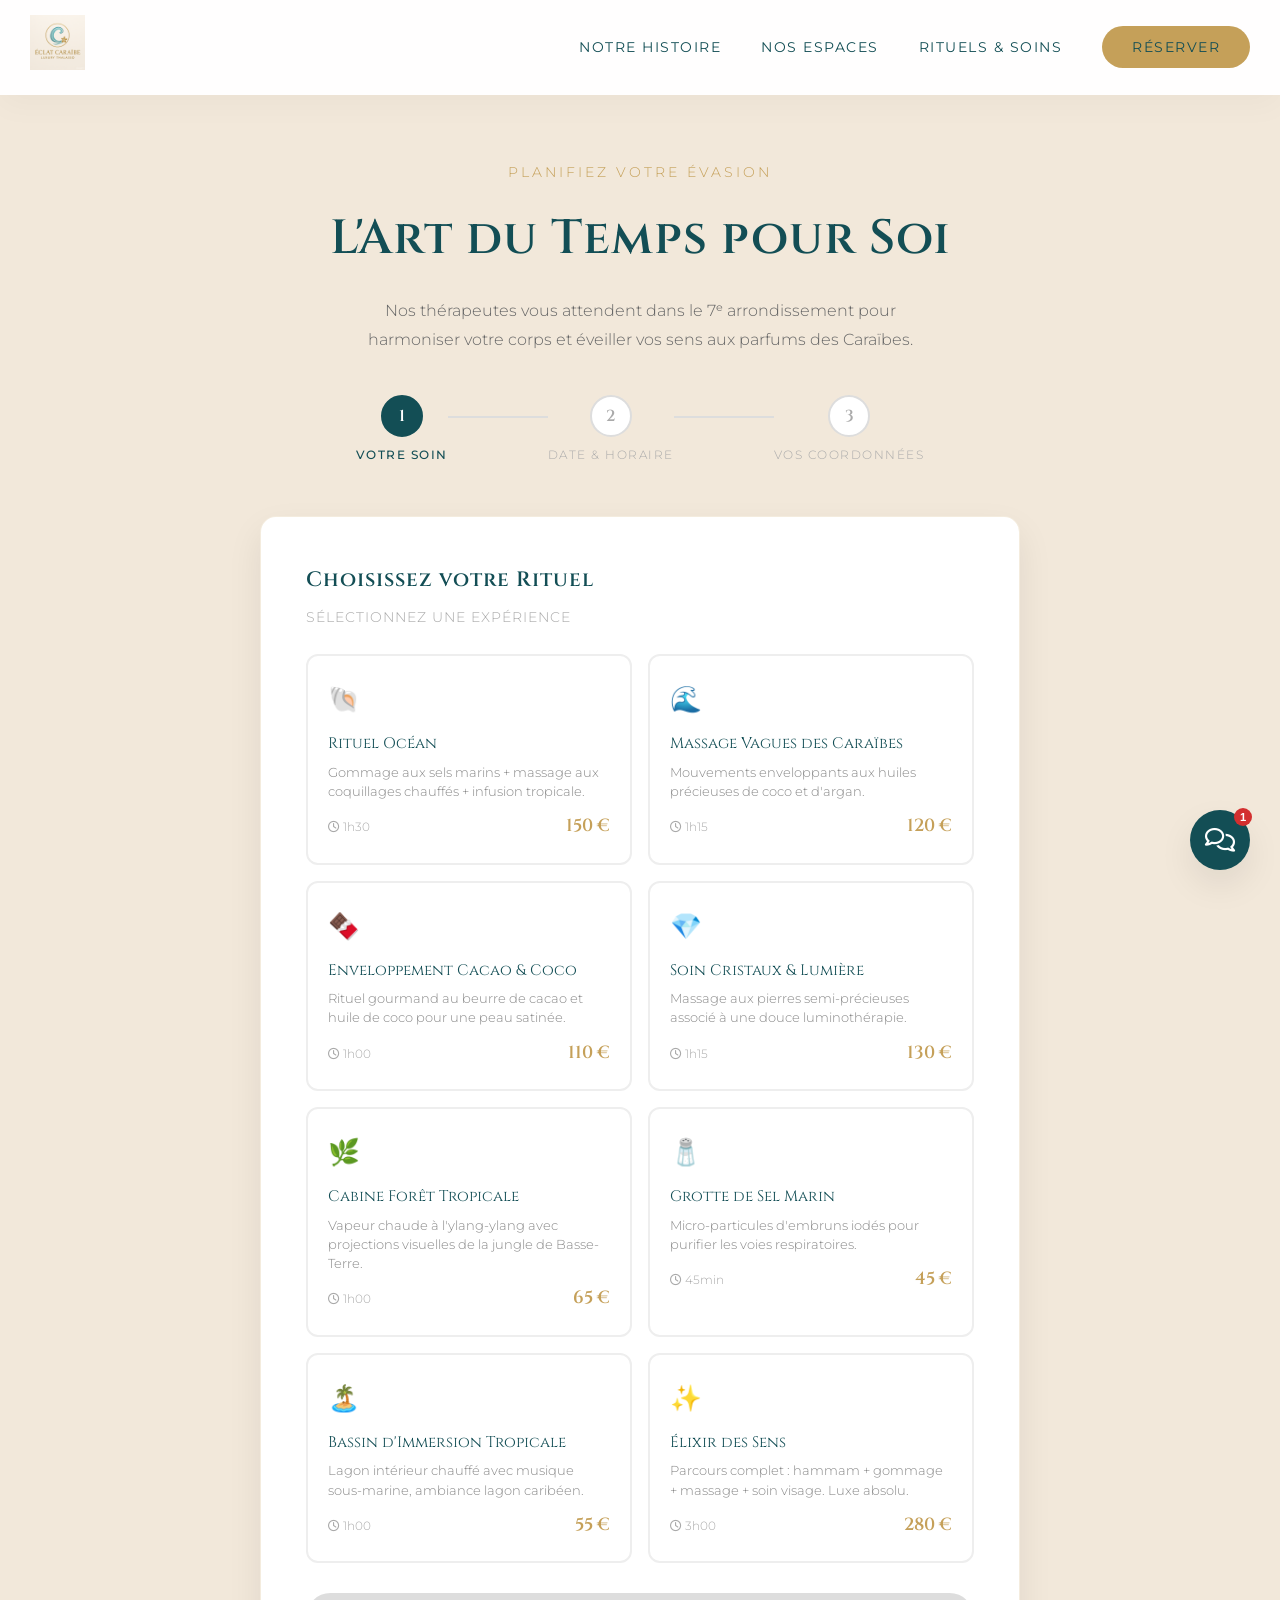
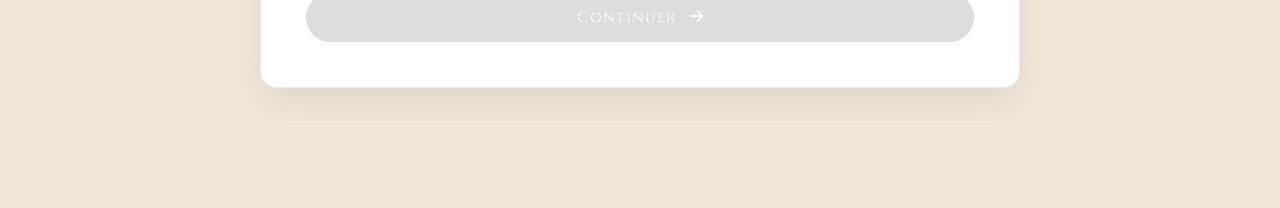
<file: formulaire.html>
<!DOCTYPE html>
<html lang="fr">
<head>
    <meta charset="UTF-8">
    <meta name="viewport" content="width=device-width, initial-scale=1.0">
    <title>Réserver votre Instant | Éclat Caraïbe</title>
    <link rel="stylesheet" href="styles.css">
    <link href="https://fonts.googleapis.com/css2?family=Cinzel:wght@400;600&family=Montserrat:wght@300;400;500&display=swap" rel="stylesheet">
    <link rel="stylesheet" href="https://cdnjs.cloudflare.com/ajax/libs/font-awesome/6.0.0/css/all.min.css">
    <style>
        /* ── STEPPER ── */
        .stepper {
            display: flex;
            align-items: center;
            justify-content: center;
            gap: 0;
            margin-bottom: 50px;
        }
        .step {
            display: flex;
            flex-direction: column;
            align-items: center;
            gap: 8px;
            position: relative;
        }
        .step-circle {
            width: 42px;
            height: 42px;
            border-radius: 50%;
            border: 2px solid #ddd;
            background: #fff;
            color: #aaa;
            font-family: var(--font-heading);
            font-size: 1rem;
            display: flex;
            align-items: center;
            justify-content: center;
            transition: all 0.4s ease;
            font-weight: 600;
            position: relative;
            z-index: 1;
        }
        .step.active .step-circle {
            border-color: var(--primary);
            background: var(--primary);
            color: #fff;
        }
        .step.done .step-circle {
            border-color: var(--secondary);
            background: var(--secondary);
            color: #fff;
        }
        .step-label {
            font-size: 0.72rem;
            text-transform: uppercase;
            letter-spacing: 1.5px;
            color: #aaa;
            font-family: var(--font-body);
            white-space: nowrap;
        }
        .step.active .step-label { color: var(--primary); font-weight: 500; }
        .step.done .step-label { color: var(--secondary); }

        .step-line {
            flex: 1;
            height: 2px;
            background: #ddd;
            min-width: 50px;
            max-width: 100px;
            margin-bottom: 26px;
            transition: background 0.4s ease;
        }
        .step-line.done { background: var(--secondary); }

        /* ── PANELS ── */
        .booking-panel { display: none; }
        .booking-panel.active { display: block; }

        /* ── SOIN CARDS ── */
        .soins-grid {
            display: grid;
            grid-template-columns: 1fr 1fr;
            gap: 16px;
            margin-bottom: 30px;
        }
        .soin-card {
            border: 2px solid #eee;
            border-radius: 12px;
            padding: 20px;
            cursor: pointer;
            transition: all 0.3s ease;
            background: #fff;
            position: relative;
        }
        .soin-card:hover {
            border-color: var(--primary);
            transform: translateY(-2px);
            box-shadow: 0 8px 20px rgba(0,0,0,0.06);
        }
        .soin-card.selected {
            border-color: var(--secondary);
            background: linear-gradient(135deg, rgba(197,160,89,0.06), rgba(19,78,85,0.03));
        }
        .soin-card .soin-check {
            position: absolute;
            top: 12px;
            right: 12px;
            width: 22px;
            height: 22px;
            border-radius: 50%;
            background: var(--secondary);
            color: #fff;
            font-size: 0.65rem;
            display: none;
            align-items: center;
            justify-content: center;
        }
        .soin-card.selected .soin-check { display: flex; }
        .soin-card .soin-icon { font-size: 1.6rem; margin-bottom: 8px; }
        .soin-card .soin-name {
            font-family: var(--font-heading);
            color: var(--primary);
            font-size: 0.95rem;
            margin-bottom: 5px;
        }
        .soin-card .soin-desc {
            font-size: 0.8rem;
            color: #888;
            line-height: 1.5;
            margin-bottom: 10px;
        }
        .soin-card .soin-meta {
            display: flex;
            justify-content: space-between;
            align-items: center;
        }
        .soin-card .soin-duration {
            font-size: 0.75rem;
            color: #aaa;
        }
        .soin-card .soin-price {
            font-family: var(--font-heading);
            color: var(--secondary);
            font-size: 1.1rem;
            font-weight: 600;
        }

        /* ── CALENDRIER ── */
        .cal-nav {
            display: flex;
            align-items: center;
            justify-content: space-between;
            margin-bottom: 16px;
        }
        .cal-nav button {
            background: none;
            border: 1px solid #ddd;
            border-radius: 8px;
            width: 36px;
            height: 36px;
            cursor: pointer;
            color: var(--primary);
            font-size: 1rem;
            display: flex;
            align-items: center;
            justify-content: center;
            transition: all 0.2s;
        }
        .cal-nav button:hover { background: var(--primary); color: #fff; border-color: var(--primary); }
        .cal-month {
            font-family: var(--font-heading);
            color: var(--primary);
            font-size: 1rem;
            text-transform: capitalize;
        }
        .cal-grid {
            display: grid;
            grid-template-columns: repeat(7, 1fr);
            gap: 4px;
        }
        .cal-day-name {
            text-align: center;
            font-size: 0.7rem;
            text-transform: uppercase;
            letter-spacing: 1px;
            color: #bbb;
            padding: 4px 0;
            font-family: var(--font-body);
        }
        .cal-day {
            text-align: center;
            padding: 9px 4px;
            border-radius: 8px;
            cursor: pointer;
            font-size: 0.88rem;
            color: var(--text-dark);
            transition: all 0.2s;
            border: 2px solid transparent;
        }
        .cal-day:hover:not(.disabled):not(.empty) { background: rgba(19,78,85,0.08); }
        .cal-day.selected { background: var(--primary); color: #fff; font-weight: 600; }
        .cal-day.today { border-color: var(--secondary); font-weight: 600; color: var(--secondary); }
        .cal-day.disabled, .cal-day.empty { color: #ddd; cursor: default; }

        /* ── CRENEAUX ── */
        .slots-label {
            font-size: 0.85rem;
            text-transform: uppercase;
            letter-spacing: 1px;
            color: var(--primary);
            font-weight: 500;
            margin: 24px 0 12px;
            font-family: var(--font-body);
        }
        .slots-grid {
            display: grid;
            grid-template-columns: repeat(3, 1fr);
            gap: 10px;
            margin-bottom: 20px;
        }
        .slot-btn {
            background: #fff;
            border: 1px solid #ddd;
            padding: 11px 8px;
            text-align: center;
            border-radius: 8px;
            cursor: pointer;
            font-size: 0.9rem;
            font-weight: 400;
            font-family: var(--font-body);
            transition: all 0.2s;
            color: var(--text-dark);
        }
        .slot-btn:hover { border-color: var(--primary); color: var(--primary); }
        .slot-btn.active { background: var(--primary); color: #fff; border-color: var(--primary); font-weight: 500; }

        /* ── RECAP ── */
        .recap-box {
            background: linear-gradient(135deg, rgba(19,78,85,0.04), rgba(197,160,89,0.05));
            border: 1px solid rgba(197,160,89,0.25);
            border-radius: 12px;
            padding: 28px;
            margin-bottom: 28px;
        }
        .recap-title {
            font-family: var(--font-heading);
            color: var(--primary);
            font-size: 1rem;
            margin-bottom: 18px;
            display: flex;
            align-items: center;
            gap: 10px;
        }
        .recap-title i { color: var(--secondary); }
        .recap-row {
            display: flex;
            justify-content: space-between;
            align-items: flex-start;
            padding: 10px 0;
            border-bottom: 1px solid rgba(0,0,0,0.06);
            font-size: 0.9rem;
        }
        .recap-row:last-child { border-bottom: none; padding-bottom: 0; }
        .recap-key { color: #888; font-size: 0.82rem; text-transform: uppercase; letter-spacing: 1px; }
        .recap-val { color: var(--primary); font-weight: 500; text-align: right; }
        .recap-price-row {
            display: flex;
            justify-content: space-between;
            align-items: center;
            margin-top: 16px;
            padding-top: 16px;
            border-top: 2px solid rgba(197,160,89,0.3);
        }
        .recap-total-label { font-family: var(--font-heading); color: var(--primary); font-size: 0.9rem; }
        .recap-total-price { font-family: var(--font-heading); color: var(--secondary); font-size: 1.8rem; }

        /* ── BOUTONS NAVIGATION ── */
        .btn-nav-group {
            display: flex;
            gap: 12px;
            margin-top: 24px;
        }
        .btn-back {
            background: none;
            border: 1px solid #ddd;
            color: #888;
            padding: 14px 28px;
            border-radius: 30px;
            cursor: pointer;
            font-family: var(--font-body);
            font-size: 0.9rem;
            transition: all 0.2s;
        }
        .btn-back:hover { border-color: var(--primary); color: var(--primary); }
        .btn-next {
            flex: 1;
            background: var(--primary);
            color: #fff;
            border: none;
            padding: 14px 28px;
            border-radius: 30px;
            cursor: pointer;
            font-family: var(--font-heading);
            font-size: 0.95rem;
            letter-spacing: 1px;
            transition: all 0.3s;
        }
        .btn-next:hover { background: var(--secondary); }
        .btn-next:disabled { background: #ddd; cursor: not-allowed; }

        /* ── SUCCESS ── */
        .success-box {
            text-align: center;
            padding: 40px 20px;
        }
        .success-box .check-anim {
            width: 70px;
            height: 70px;
            border-radius: 50%;
            background: linear-gradient(135deg, var(--primary), var(--secondary));
            margin: 0 auto 20px;
            display: flex;
            align-items: center;
            justify-content: center;
            font-size: 2rem;
            color: #fff;
        }
        .success-box h3 {
            font-family: var(--font-heading);
            color: var(--primary);
            font-size: 1.6rem;
            margin-bottom: 10px;
        }
        .success-box p { color: #666; margin-bottom: 8px; }
        .success-recap {
            background: var(--bg-light);
            border-radius: 10px;
            padding: 20px;
            margin: 24px 0;
            text-align: left;
        }
        .success-recap p { margin-bottom: 6px; font-size: 0.9rem; color: #555; }
        .success-recap strong { color: var(--primary); }

        /* ── RESPONSIVE ── */
        @media (max-width: 600px) {
            .soins-grid { grid-template-columns: 1fr; }
            .slots-grid { grid-template-columns: repeat(2, 1fr); }
            .step-label { display: none; }
            .step-line { min-width: 30px; }
        }
    </style>
</head>
<body class="bg-light">

    <header class="scrolled">
        <div class="container nav-container">
            <a href="index.html" class="logo-link">
                <img src="télécharger.png" alt="Éclat Caraïbe Logo" class="logo">
            </a>
            <nav>
                <ul class="nav-links" id="nav-links-form">
                    <li><a href="index.html#concept">Notre Histoire</a></li>
                    <li><a href="index.html#espaces">Nos Espaces</a></li>
                    <li><a href="index.html#rituels">Rituels & Soins</a></li>
                    <li><a href="formulaire.html" class="btn-reserver">Réserver</a></li>
                </ul>
            </nav>
            <button class="hamburger" id="hamburger-form" aria-label="Menu">
                <span></span><span></span><span></span>
            </button>
        </div>
    </header>

    <main class="section reservation-section">
        <div class="container" style="max-width: 820px;">

            <div class="form-intro" style="text-align:center; margin-bottom: 40px;">
                <span class="pre-title">Planifiez votre évasion</span>
                <h1 class="section-title center">L'Art du Temps pour Soi</h1>
                <p style="max-width:560px; margin: 0 auto; color:#666;">Nos thérapeutes vous attendent dans le 7ᵉ arrondissement pour harmoniser votre corps et éveiller vos sens aux parfums des Caraïbes.</p>
            </div>

            <!-- STEPPER -->
            <div class="stepper" id="stepper">
                <div class="step active" id="step-ind-1">
                    <div class="step-circle">1</div>
                    <span class="step-label">Votre Soin</span>
                </div>
                <div class="step-line" id="line-1"></div>
                <div class="step" id="step-ind-2">
                    <div class="step-circle">2</div>
                    <span class="step-label">Date & Horaire</span>
                </div>
                <div class="step-line" id="line-2"></div>
                <div class="step" id="step-ind-3">
                    <div class="step-circle">3</div>
                    <span class="step-label">Vos Coordonnées</span>
                </div>
            </div>

            <!-- CARTE PRINCIPALE -->
            <div class="form-card shadow" style="border-radius:16px;">

                <!-- ÉTAPE 1 : Choix du soin -->
                <div class="booking-panel active" id="panel-1">
                    <h3 style="font-family:var(--font-heading); color:var(--primary); margin-bottom:6px; font-size:1.3rem;">Choisissez votre Rituel</h3>
                    <p style="color:#aaa; font-size:0.88rem; margin-bottom:24px; text-transform:uppercase; letter-spacing:1px;">Sélectionnez une expérience</p>

                    <div class="soins-grid" id="soins-grid">
                        <!-- Injecté par JS -->
                    </div>

                    <div class="btn-nav-group">
                        <button class="btn-next" id="btn-step1-next" disabled onclick="goToStep(2)">
                            Continuer <i class="fa-solid fa-arrow-right" style="margin-left:8px;"></i>
                        </button>
                    </div>
                </div>

                <!-- ÉTAPE 2 : Date & Horaire -->
                <div class="booking-panel" id="panel-2">
                    <h3 style="font-family:var(--font-heading); color:var(--primary); margin-bottom:6px; font-size:1.3rem;">Choisissez votre Date</h3>
                    <p style="color:#aaa; font-size:0.88rem; margin-bottom:24px; text-transform:uppercase; letter-spacing:1px;">Sélectionnez un jour et un horaire disponible</p>

                    <!-- Calendrier -->
                    <div style="background:#f9f7f4; border-radius:12px; padding:20px; margin-bottom:8px;">
                        <div class="cal-nav">
                            <button onclick="changeMonth(-1)"><i class="fa-solid fa-chevron-left"></i></button>
                            <span class="cal-month" id="cal-month-label"></span>
                            <button onclick="changeMonth(1)"><i class="fa-solid fa-chevron-right"></i></button>
                        </div>
                        <div class="cal-grid" id="cal-grid"></div>
                    </div>

                    <!-- Créneaux -->
                    <div id="slots-section" style="display:none;">
                        <p class="slots-label"><i class="fa-regular fa-clock" style="margin-right:6px;"></i>Horaires disponibles</p>
                        <div class="slots-grid" id="slots-grid"></div>
                    </div>

                    <div class="btn-nav-group">
                        <button class="btn-back" onclick="goToStep(1)"><i class="fa-solid fa-arrow-left" style="margin-right:6px;"></i> Retour</button>
                        <button class="btn-next" id="btn-step2-next" disabled onclick="goToStep(3)">
                            Continuer <i class="fa-solid fa-arrow-right" style="margin-left:8px;"></i>
                        </button>
                    </div>
                </div>

                <!-- ÉTAPE 3 : Coordonnées + Récapitulatif -->
                <div class="booking-panel" id="panel-3">
                    <!-- Récap -->
                    <div class="recap-box">
                        <p class="recap-title"><i class="fa-solid fa-sparkles"></i> Récapitulatif de votre réservation</p>
                        <div class="recap-row">
                            <span class="recap-key">Rituel</span>
                            <span class="recap-val" id="recap-soin">—</span>
                        </div>
                        <div class="recap-row">
                            <span class="recap-key">Date</span>
                            <span class="recap-val" id="recap-date">—</span>
                        </div>
                        <div class="recap-row">
                            <span class="recap-key">Horaire</span>
                            <span class="recap-val" id="recap-heure">—</span>
                        </div>
                        <div class="recap-row">
                            <span class="recap-key">Durée</span>
                            <span class="recap-val" id="recap-duree">—</span>
                        </div>
                        <div class="recap-price-row">
                            <span class="recap-total-label">Total estimé</span>
                            <span class="recap-total-price" id="recap-prix">—</span>
                        </div>
                    </div>

                    <!-- Formulaire coordonnées -->
                    <h3 style="font-family:var(--font-heading); color:var(--primary); margin-bottom:20px; font-size:1.2rem;">Vos Coordonnées</h3>

                    <form id="spa-booking-form" novalidate>
                        <div class="form-group">
                            <label for="client-name">Nom & Prénom <span style="color:#c00;">*</span></label>
                            <input type="text" id="client-name" placeholder="Ex : Marie Dupont" required>
                        </div>
                        <div class="form-group">
                            <label for="client-email">Adresse Email <span style="color:#c00;">*</span></label>
                            <input type="email" id="client-email" placeholder="Ex : marie.dupont@email.com" required>
                        </div>
                        <div class="form-group">
                            <label for="client-phone">Téléphone</label>
                            <input type="tel" id="client-phone" placeholder="Ex : +33 6 12 34 56 78">
                        </div>
                        <div class="form-group">
                            <label for="client-notes">Message ou demande particulière</label>
                            <textarea id="client-notes" rows="3" placeholder="Allergie, préférence de thérapeute, occasion spéciale..." style="width:100%; padding:14px; border:1px solid #ddd; border-radius:6px; font-family:var(--font-body); font-size:0.95rem; resize:vertical; background:#fbfbfb; transition:all 0.3s;"></textarea>
                        </div>

                        <div style="background:rgba(197,160,89,0.08); border-radius:8px; padding:14px; margin-bottom:20px; display:flex; gap:12px; align-items:flex-start;">
                            <i class="fa-solid fa-circle-info" style="color:var(--secondary); margin-top:2px; flex-shrink:0;"></i>
                            <p style="font-size:0.83rem; color:#777; line-height:1.6; margin:0;">Merci de vous présenter <strong>15 minutes avant</strong> votre rituel. Une infusion tropicale personnalisée vous sera offerte à votre arrivée.</p>
                        </div>

                        <div class="btn-nav-group">
                            <button type="button" class="btn-back" onclick="goToStep(2)"><i class="fa-solid fa-arrow-left" style="margin-right:6px;"></i> Retour</button>
                            <button type="submit" class="btn-next" id="btn-confirmer">
                                <i class="fa-solid fa-check" style="margin-right:8px;"></i> Confirmer ma réservation
                            </button>
                        </div>
                    </form>
                </div>

                <!-- SUCCÈS -->
                <div class="success-box" id="success-panel" style="display:none;">
                    <div class="check-anim">✓</div>
                    <h3>Réservation confirmée !</h3>
                    <p>Votre demande a bien été enregistrée.</p>
                    <div class="success-recap" id="success-recap"></div>
                    <p style="font-size:0.85rem; color:#aaa;">Un email de confirmation vous a été envoyé. Notre équipe vous contactera sous 24h pour valider votre créneau.</p>
                    <a href="index.html" class="btn-outline" style="margin-top:24px; display:inline-block;">Retour à l'accueil</a>
                </div>

            </div><!-- /.form-card -->

        </div>
    </main>

    <!-- Chatbot -->
    <div class="chatbot-wrapper">
        <button class="chatbot-toggle-btn shadow" id="chatbot-toggle">
            <i class="fa-regular fa-comments"></i>
            <span class="badge-bot">1</span>
        </button>
        <div class="chatbot-window shadow" id="chatbot-window">
            <div class="chatbot-header">
                <div class="bot-profile">
                    <div class="bot-avatar">EC</div>
                    <div>
                        <h4>L'Assistant Éclat</h4>
                        <span class="status"><i class="fa-solid fa-circle"></i> En ligne</span>
                    </div>
                </div>
                <button class="close-bot" id="close-chatbot"><i class="fa-solid fa-xmark"></i></button>
            </div>
            <div class="chatbot-messages" id="chatbot-messages">
                <div class="msg bot-msg"><p>Bonjour ! Je suis l'assistant virtuel d'Éclat Caraïbe. ✨</p></div>
                <div class="msg bot-msg"><p>Une question sur la <strong>Cabine Forêt Tropicale</strong>, la <strong>Grotte de Sel</strong> ou notre <strong>Rituel Océan</strong> ? Écrivez-moi !</p></div>
            </div>
            <div class="chatbot-input-area">
                <input type="text" id="chatbot-input" placeholder="Posez votre question ici...">
                <button id="chatbot-send"><i class="fa-solid fa-paper-plane"></i></button>
            </div>
        </div>
    </div>

    <script>
    /* =============================================
       DONNÉES DES SOINS
    ============================================= */
    const SOINS = [
        { id: "ocean",   icon: "🐚", name: "Rituel Océan",             desc: "Gommage aux sels marins + massage aux coquillages chauffés + infusion tropicale.", duree: "1h30", prix: 150 },
        { id: "vagues",  icon: "🌊", name: "Massage Vagues des Caraïbes", desc: "Mouvements enveloppants aux huiles précieuses de coco et d'argan.",             duree: "1h15", prix: 120 },
        { id: "cacao",   icon: "🍫", name: "Enveloppement Cacao & Coco",  desc: "Rituel gourmand au beurre de cacao et huile de coco pour une peau satinée.",      duree: "1h00", prix: 110 },
        { id: "cristaux",icon: "💎", name: "Soin Cristaux & Lumière",     desc: "Massage aux pierres semi-précieuses associé à une douce luminothérapie.",         duree: "1h15", prix: 130 },
        { id: "foret",   icon: "🌿", name: "Cabine Forêt Tropicale",      desc: "Vapeur chaude à l'ylang-ylang avec projections visuelles de la jungle de Basse-Terre.", duree: "1h00", prix: 65 },
        { id: "sel",     icon: "🧂", name: "Grotte de Sel Marin",         desc: "Micro-particules d'embruns iodés pour purifier les voies respiratoires.",         duree: "45min", prix: 45 },
        { id: "bassin",  icon: "🏝️", name: "Bassin d'Immersion Tropicale", desc: "Lagon intérieur chauffé avec musique sous-marine, ambiance lagon caribéen.",     duree: "1h00", prix: 55 },
        { id: "elixir",  icon: "✨", name: "Élixir des Sens",             desc: "Parcours complet : hammam + gommage + massage + soin visage. Luxe absolu.",        duree: "3h00", prix: 280 },
    ];

    /* =============================================
       ÉTAT GLOBAL
    ============================================= */
    let state = { soinId: null, date: null, heure: null };
    let calYear, calMonth;

    /* =============================================
       INIT
    ============================================= */
    document.addEventListener("DOMContentLoaded", () => {
        buildSoinsGrid();
        initCalendar();
        document.getElementById("spa-booking-form").addEventListener("submit", handleSubmit);

        // Hamburger
        const h = document.getElementById("hamburger-form");
        const n = document.getElementById("nav-links-form");
        if (h && n) {
            h.addEventListener("click", () => { h.classList.toggle("open"); n.classList.toggle("open"); });
            n.querySelectorAll("a").forEach(a => a.addEventListener("click", () => { h.classList.remove("open"); n.classList.remove("open"); }));
        }

        // Chatbot
        const toggle = document.getElementById("chatbot-toggle");
        const win    = document.getElementById("chatbot-window");
        const close  = document.getElementById("close-chatbot");
        const badge  = document.querySelector(".badge-bot");
        const input  = document.getElementById("chatbot-input");
        const send   = document.getElementById("chatbot-send");
        const msgs   = document.getElementById("chatbot-messages");

        toggle.addEventListener("click", () => { win.classList.toggle("open"); if(badge) badge.style.display="none"; });
        close.addEventListener("click",  () => win.classList.remove("open"));

        function sendMsg() {
            const t = input.value.trim(); if (!t) return;
            addBubble(t, "user-msg"); input.value = "";
            setTimeout(() => addBubble(botReply(t.toLowerCase()), "bot-msg"), 700);
        }
        send.addEventListener("click", sendMsg);
        input.addEventListener("keypress", e => { if (e.key === "Enter") sendMsg(); });

        function addBubble(txt, cls) {
            const d = document.createElement("div"); d.className = `msg ${cls}`;
            d.innerHTML = `<p>${txt}</p>`; msgs.appendChild(d);
            msgs.scrollTop = msgs.scrollHeight;
        }
        function botReply(m) {
            if (m.includes("forêt")||m.includes("tropicale")) return "🌲 <strong>Cabine Forêt Tropicale :</strong> Vapeur chaude à l'ylang-ylang et eucalyptus avec projections visuelles de la jungle de Basse-Terre.";
            if (m.includes("sel")||m.includes("grotte"))       return "🌊 <strong>Grotte de Sel Marin :</strong> Blocs de sel rose rétroéclairés diffusant des micro-particules d'embruns iodés pour purifier l'esprit.";
            if (m.includes("océan")||m.includes("coquillage")) return "🐚 <strong>Rituel Océan :</strong> Gommage aux sels marins + massage aux coquillages polis auto-chauffants + infusion tropicale signature.";
            if (m.includes("tarif")||m.includes("prix"))       return "✨ Nos soins débutent à 45€. Les rituels complets varient entre 95€ et 280€. Tout est visible à l'étape 1 de la réservation.";
            return "Je ne suis pas sûr de comprendre. Posez-moi une question sur nos soins : 'Forêt Tropicale', 'Grotte de Sel' ou 'Rituel Océan' !";
        }
    });

    /* =============================================
       ÉTAPE 1 — SOINS
    ============================================= */
    function buildSoinsGrid() {
        const grid = document.getElementById("soins-grid");
        SOINS.forEach(s => {
            const card = document.createElement("div");
            card.className = "soin-card";
            card.dataset.id = s.id;
            card.innerHTML = `
                <div class="soin-check"><i class="fa-solid fa-check"></i></div>
                <div class="soin-icon">${s.icon}</div>
                <div class="soin-name">${s.name}</div>
                <div class="soin-desc">${s.desc}</div>
                <div class="soin-meta">
                    <span class="soin-duration"><i class="fa-regular fa-clock"></i> ${s.duree}</span>
                    <span class="soin-price">${s.prix} €</span>
                </div>`;
            card.addEventListener("click", () => selectSoin(s.id));
            grid.appendChild(card);
        });
    }

    function selectSoin(id) {
        state.soinId = id;
        document.querySelectorAll(".soin-card").forEach(c => c.classList.remove("selected"));
        document.querySelector(`.soin-card[data-id="${id}"]`).classList.add("selected");
        document.getElementById("btn-step1-next").disabled = false;
    }

    /* =============================================
       ÉTAPE 2 — CALENDRIER
    ============================================= */
    function initCalendar() {
        const now = new Date();
        calYear = now.getFullYear();
        calMonth = now.getMonth();
        renderCalendar();
    }

    function changeMonth(delta) {
        calMonth += delta;
        if (calMonth > 11) { calMonth = 0; calYear++; }
        if (calMonth < 0)  { calMonth = 11; calYear--; }
        renderCalendar();
    }

    function renderCalendar() {
        const label = document.getElementById("cal-month-label");
        const grid  = document.getElementById("cal-grid");
        const now   = new Date();
        now.setHours(0,0,0,0);

        label.textContent = new Date(calYear, calMonth, 1)
            .toLocaleDateString("fr-FR", { month: "long", year: "numeric" });

        grid.innerHTML = "";

        // En-têtes jours
        ["Lun","Mar","Mer","Jeu","Ven","Sam","Dim"].forEach(d => {
            const el = document.createElement("div");
            el.className = "cal-day-name"; el.textContent = d;
            grid.appendChild(el);
        });

        // 1er jour du mois (lundi=0)
        const firstDay = new Date(calYear, calMonth, 1).getDay();
        const offset = (firstDay === 0) ? 6 : firstDay - 1;
        for (let i = 0; i < offset; i++) {
            const el = document.createElement("div"); el.className = "cal-day empty";
            grid.appendChild(el);
        }

        const daysInMonth = new Date(calYear, calMonth + 1, 0).getDate();
        const today = new Date(); today.setHours(0,0,0,0);

        for (let d = 1; d <= daysInMonth; d++) {
            const date = new Date(calYear, calMonth, d);
            const el = document.createElement("div");
            el.className = "cal-day";
            el.textContent = d;

            const isoStr = date.toISOString().split("T")[0];

            if (date < today) {
                el.classList.add("disabled");
            } else {
                if (date.getTime() === today.getTime()) el.classList.add("today");
                if (state.date === isoStr) el.classList.add("selected");
                el.addEventListener("click", () => selectDate(isoStr, d));
            }
            grid.appendChild(el);
        }
    }

    function selectDate(isoStr, day) {
        state.date = isoStr;
        state.heure = null;
        document.getElementById("btn-step2-next").disabled = true;
        renderCalendar();
        renderSlots();
    }

    function renderSlots() {
        const section = document.getElementById("slots-section");
        const grid    = document.getElementById("slots-grid");
        section.style.display = "block";
        grid.innerHTML = "";

        const horaires = ["09:30","11:00","12:30","14:00","15:30","17:00","18:30","20:00"];
        horaires.forEach(h => {
            const btn = document.createElement("button");
            btn.type = "button";
            btn.className = "slot-btn" + (state.heure === h ? " active" : "");
            btn.textContent = h;
            btn.addEventListener("click", () => selectSlot(h));
            grid.appendChild(btn);
        });
    }

    function selectSlot(h) {
        state.heure = h;
        document.querySelectorAll(".slot-btn").forEach(b => b.classList.remove("active"));
        document.querySelectorAll(".slot-btn")
            .forEach(b => { if (b.textContent === h) b.classList.add("active"); });
        document.getElementById("btn-step2-next").disabled = false;
    }

    /* =============================================
       NAVIGATION ENTRE ÉTAPES
    ============================================= */
    function goToStep(n) {
        // Masquer tous les panels
        document.querySelectorAll(".booking-panel").forEach(p => p.classList.remove("active"));
        document.getElementById(`panel-${n}`).classList.add("active");

        // Mettre à jour le stepper
        [1,2,3].forEach(i => {
            const s = document.getElementById(`step-ind-${i}`);
            s.classList.remove("active","done");
            if (i < n) s.classList.add("done");
            else if (i === n) s.classList.add("active");
        });
        [1,2].forEach(i => {
            const l = document.getElementById(`line-${i}`);
            l.classList.toggle("done", i < n);
        });

        // Si étape 3, remplir le récap
        if (n === 3) fillRecap();

        window.scrollTo({ top: 0, behavior: "smooth" });
    }

    /* =============================================
       RÉCAPITULATIF
    ============================================= */
    function fillRecap() {
        const soin = SOINS.find(s => s.id === state.soinId);
        const dateObj = new Date(state.date + "T12:00:00");
        const dateStr = dateObj.toLocaleDateString("fr-FR", { weekday:"long", day:"numeric", month:"long", year:"numeric" });

        document.getElementById("recap-soin").textContent  = soin.name;
        document.getElementById("recap-date").textContent  = dateStr.charAt(0).toUpperCase() + dateStr.slice(1);
        document.getElementById("recap-heure").textContent = state.heure;
        document.getElementById("recap-duree").textContent = soin.duree;
        document.getElementById("recap-prix").textContent  = soin.prix + " €";
    }

    /* =============================================
       SOUMISSION FINALE
    ============================================= */
    function handleSubmit(e) {
        e.preventDefault();
        const name  = document.getElementById("client-name").value.trim();
        const email = document.getElementById("client-email").value.trim();
        if (!name || !email) return;

        const soin = SOINS.find(s => s.id === state.soinId);
        const dateObj = new Date(state.date + "T12:00:00");
        const dateStr = dateObj.toLocaleDateString("fr-FR", { weekday:"long", day:"numeric", month:"long", year:"numeric" });

        // Masquer le formulaire, montrer succès
        document.getElementById("stepper").style.display = "none";
        document.querySelectorAll(".booking-panel").forEach(p => p.style.display = "none");
        const sp = document.getElementById("success-panel");
        sp.style.display = "block";

        document.getElementById("success-recap").innerHTML = `
            <p>👤 <strong>Nom :</strong> ${name}</p>
            <p>📧 <strong>Email :</strong> ${email}</p>
            <p>${soin.icon} <strong>Rituel :</strong> ${soin.name}</p>
            <p>📅 <strong>Date :</strong> ${dateStr.charAt(0).toUpperCase() + dateStr.slice(1)}</p>
            <p>🕐 <strong>Horaire :</strong> ${state.heure} — durée ${soin.duree}</p>
            <p>💰 <strong>Total :</strong> ${soin.prix} €</p>
        `;
    }
    </script>
</body>
</html>
</file>
<file: styles.css>
/* =========================================
   FEUILLE DE STYLE V2.0 - ÉCLAT CARAÏBE
   Identité : Chic Parisien & Exotisme Guadeloupéen
   ========================================= */

/* 1. VARIABLES DE MARQUE (La Palette Fusion)
   ----------------------------------------- */
:root {
    /* Couleurs Principales */
    --primary: #134e55;         /* Vert Caraïbes Profond (Océan/Jungle) - de image_3.png */
    --secondary: #c5a059;       /* Or Champagne Parisien (Dorures/Luxe) - de image_0.png */
    
    /* Couleurs de Fond et Neutres */
    --bg-light: #f2e8da;        /* Sable de Marie-Galante (Chaleur) */
    --bg-dark: #1a3c40;         /* Forêt Nocturne (Profondeur) */
    --white: #ffffff;
    
    /* Couleurs de Texte */
    --text-dark: #333333;       /* Texte Principal (Sérieux) */
    --text-light: #f5f5f5;      /* Texte sur fond sombre */
    --text-light-subtle: #b0bec5; /* Gris Volcanique (Sous-titres sur fond sombre) */
    
    /* Typographie de Fusion */
    --font-heading: 'Cinzel', serif;   /* Prestige Parisien (Classique) */
    --font-body: 'Montserrat', sans-serif; /* Structure & Modernité (Lisibilité) */
    
    /* Divers */
    --shadow-premium: 0 15px 35px rgba(0,0,0,0.08); /* Ombre douce et sophistiquée */
    --transition-smooth: 0.4s cubic-bezier(0.4, 0, 0.2, 1);
}

/* 2. BASE & RESET
   ----------------------------------------- */
* {
    margin: 0;
    padding: 0;
    box-sizing: border-box;
}

html {
    scroll-behavior: smooth;
    font-size: 16px; /* Taille de base uniforme */
}

body {
    font-family: var(--font-body);
    color: var(--text-dark);
    background-color: var(--white);
    line-height: 1.8; /* Espacement de texte plus aéré, luxueux */
    font-weight: 300; /* Plus léger, plus chic */
}

.container {
    max-width: 1300px; /* Plus large pour les grands écrans */
    margin: 0 auto;
    padding: 0 30px;
}

.section {
    padding: 120px 0; /* Plus d'espace entre les sections */
}

.bg-light {
    background-color: var(--bg-light);
}

.text-center {
    text-align: center;
}

/* 3. TYPOGRAPHIE NARRATIVE
   ----------------------------------------- */
h1, h2, h3, h4 {
    font-family: var(--font-heading);
    font-weight: 600;
    letter-spacing: 1px; /* Espacement subtil */
}

.section-title {
    font-size: 3rem; /* Grand titre prestigieux */
    color: var(--primary);
    margin-bottom: 15px;
    position: relative;
    display: inline-block;
}

/* Sous-titre texturé */
.section-subtitle {
    font-size: 1.1rem;
    color: var(--secondary);
    margin-bottom: 35px;
    font-weight: 500;
    text-transform: uppercase;
    letter-spacing: 3px; /* Très espacé, signature de luxe */
    font-family: var(--font-body);
}

/* 4. BOUTONS & INTERACTION PREMIUM
   ----------------------------------------- */
a { text-decoration: none; transition: var(--transition-smooth); }

.btn-reserver {
    background-color: var(--secondary);
    color: var(--white);
    padding: 12px 30px;
    border-radius: 30px;
    font-weight: 500;
    font-family: var(--font-body);
    text-transform: uppercase;
    font-size: 0.85rem;
    letter-spacing: 1px;
}

.btn-reserver:hover {
    background-color: #b5952f; /* Or plus chaud au survol */
    transform: translateY(-2px);
}

.btn-outline {
    display: inline-block;
    border: 2px solid var(--secondary);
    color: var(--secondary);
    padding: 18px 50px;
    border-radius: 35px;
    font-size: 1rem;
    font-family: var(--font-heading);
    text-transform: uppercase;
    letter-spacing: 2px;
    transition: var(--transition-smooth);
    margin-top: 40px;
}

.btn-outline:hover {
    background-color: var(--secondary);
    color: var(--white);
    box-shadow: var(--shadow-premium);
}

/* 5. NAVBAR (Élégance discrète)
   ----------------------------------------- */
header {
    position: fixed;
    top: 0;
    width: 100%;
    z-index: 1000;
    transition: var(--transition-smooth);
    padding: 25px 0;
}

/* Navbar Scrollee (Parisienne Classique) */
header.scrolled {
    background-color: rgba(255, 255, 255, 0.96);
    box-shadow: 0 10px 30px rgba(0,0,0,0.03);
    padding: 15px 0;
}

.nav-container {
    display: flex;
    justify-content: space-between;
    align-items: center;
}

.logo {
    height: 70px;
    transition: var(--transition-smooth);
}

header.scrolled .logo {
    height: 55px;
}

.nav-links {
    list-style: none;
    display: flex;
    align-items: center;
    gap: 40px;
}

.nav-links a {
    color: var(--text-light); /* Blanc sur l'image Hero */
    font-weight: 400;
    font-size: 0.9rem;
    text-transform: uppercase;
    letter-spacing: 1.5px;
}

/* Liens sur Navbar Scrollee */
header.scrolled .nav-links a {
    color: var(--primary);
}

header.scrolled .nav-links a:hover {
    color: var(--secondary);
}

/* Hamburger mobile */
.hamburger {
    display: none;
    flex-direction: column;
    gap: 6px;
    cursor: pointer;
}

.hamburger span {
    width: 28px;
    height: 2px;
    background-color: var(--secondary);
}

/* 6. HERO SECTION (L'Image de Marque)
   ----------------------------------------- */
.hero {
    height: 100vh;
    background-size: cover;
    background-position: center;
    display: flex;
    align-items: center;
    justify-content: center;
    text-align: center;
    position: relative;
}

/* Overlay léger pour la lisibilité */
.hero::after {
    content: '';
    position: absolute;
    top: 0; left: 0; width: 100%; height: 100%;
    background: linear-gradient(135deg, rgba(19, 78, 85, 0.6) 0%, rgba(26, 60, 64, 0.2) 100%);
    z-index: 1;
}

.hero-content {
    position: relative;
    z-index: 2;
    max-width: 900px;
    color: var(--text-light);
    padding: 0 20px;
}

.hero h1 {
    font-size: 4.5rem; /* Immense, accrocheur */
    line-height: 1.1;
    margin-bottom: 25px;
    font-weight: 400; /* Légèreté du Cinzel */
}

.hero p {
    font-size: 1.3rem;
    font-weight: 200; /* Ultra léger */
    letter-spacing: 1px;
}

/* 7. CONCEPT SPLIT (Narratif)
   ----------------------------------------- */
.split-layout {
    display: flex;
    align-items: center;
    gap: 80px;
}

.text-content { flex: 1; }
.image-content { flex: 1; }

.text-content h3 {
    font-family: var(--font-body);
    text-transform: uppercase;
    color: var(--secondary);
    font-size: 0.9rem;
    letter-spacing: 3px;
    margin-bottom: 10px;
}

.text-content p {
    margin-bottom: 25px;
    color: #444;
    font-size: 1.1rem;
}

.rounded-img {
    border-radius: 12px;
    width: 100%;
    transition: var(--transition-smooth);
}

.image-content:hover .rounded-img {
    transform: scale(1.02); /* Effet discret de profondeur */
}

.shadow {
    box-shadow: var(--shadow-premium);
}

/* 8. CARDS GRID (Espaces/Luxe)
   ----------------------------------------- */
.grid-3 {
    display: grid;
    grid-template-columns: repeat(3, 1fr);
    gap: 40px;
}

.card {
    background: var(--white);
    border-radius: 12px;
    overflow: hidden;
    box-shadow: 0 5px 20px rgba(0,0,0,0.03); /* Ombre plus légère */
    border-bottom: 4px solid #eee; /* Bordure discrète par défaut */
    transition: var(--transition-smooth);
    display: flex;
    flex-direction: column;
}

.card:hover {
    transform: translateY(-8px);
    border-bottom: 4px solid var(--secondary); /* Bordure dorée au survol */
    box-shadow: var(--shadow-premium);
}

.card img {
    width: 100%;
    height: 280px;
    object-fit: cover;
}

.card-body {
    padding: 35px;
    flex: 1;
    display: flex;
    flex-direction: column;
    justify-content: space-between;
}

.card-body h4 {
    color: var(--primary);
    font-size: 1.4rem;
    margin-bottom: 15px;
    font-family: var(--font-heading);
}

.card-body p {
    color: #666;
    font-size: 0.95rem;
    margin-bottom: 20px;
}

/* Plan 3D */
.full-img {
    width: 100%;
    max-width: 900px;
    display: block;
    margin: 0 auto;
}

/* 9. SERVICES LIST (Menu Prestige)
   ----------------------------------------- */
.services-list {
    max-width: 850px;
    margin: 60px auto 0;
}

.service-item {
    border-bottom: 1px solid #eee; /* Ligne de séparation fine */
    padding: 35px 0;
    transition: var(--transition-smooth);
}

.service-item:hover {
    background-color: #fafafa;
    padding-left: 10px; /* Effet discret de décalage */
}

.service-item:last-child { border-bottom: none; }

.service-header {
    display: flex;
    justify-content: space-between;
    align-items: center;
    margin-bottom: 15px;
}

.service-header h4 {
    color: var(--primary);
    font-size: 1.5rem;
    font-family: var(--font-heading);
}

.price-tag {
    background-color: var(--bg-light);
    color: var(--secondary);
    padding: 6px 18px;
    border-radius: 20px;
    font-size: 0.8rem;
    font-weight: 600;
    text-transform: uppercase;
    font-family: var(--font-body);
    letter-spacing: 1px;
}

.service-item p { 
    color: #555; 
    font-weight: 300;
    max-width: 700px;
}

/* 10. FOOTER (Conclusion Sobre)
   ----------------------------------------- */
footer {
    background-color: var(--primary);
    color: var(--text-light);
    padding: 80px 0 30px;
}

.footer-grid {
    display: grid;
    grid-template-columns: 2fr 1fr 1fr;
    gap: 50px;
    margin-bottom: 50px;
}

.footer-logo {
    height: 90px;
    margin-bottom: 25px;
    filter: brightness(0) invert(1); /* Logo en blanc */
}

.footer-brand p {
    color: var(--text-light-subtle);
    font-family: var(--font-body);
    font-weight: 200;
    max-width: 400px;
}

footer h4 {
    color: var(--secondary);
    margin-bottom: 25px;
    font-size: 1.2rem;
    text-transform: uppercase;
    letter-spacing: 2px;
    font-family: var(--font-body);
}

.footer-contact p, .footer-social a {
    color: var(--text-light-subtle);
    margin-bottom: 12px;
    display: block;
    font-weight: 300;
}

.footer-social ul { list-style: none; }
.footer-social a:hover { color: var(--secondary); }

.footer-bottom {
    text-align: center;
    padding-top: 30px;
    border-top: 1px solid rgba(255,255,255,0.05); /* Ligne très discrète */
    color: rgba(255,255,255,0.3); /* Texte estompé */
    font-size: 0.85rem;
}

/* 11. RESPONSIVE DESIGN (Adaptabilité)
   ----------------------------------------- */
@media (max-width: 1024px) {
    .hero h1 { font-size: 3.5rem; }
    .split-layout { gap: 40px; flex-direction: column; text-align: center;}
    .grid-3 { grid-template-columns: 1fr 1fr; }
    .footer-grid { grid-template-columns: 1fr 1fr; }
}

@media (max-width: 768px) {
    .section { padding: 80px 0; }
    .section-title { font-size: 2.2rem; }
    .nav-links { display: none; } /* Hamburger nécessaire pour complet mobile */
    .hamburger { display: flex; }
    .hero h1 { font-size: 2.8rem; }
    .grid-3, .footer-grid { grid-template-columns: 1fr; }
    .hero-content p { font-size: 1rem; }
}

/* =========================================
   STYLES - SECTION RITUELS & SOINS (MENU)
   ========================================= */

.mb-rituels {
    margin-bottom: 70px;
}

.center {
    text-align: center;
    display: block;
}

.desc-max {
    max-width: 650px;
    margin: 0 auto;
    color: #666;
    font-size: 1.05rem;
}

.mt-5 { margin-top: 60px; }
.mb-3 { margin-bottom: 30px; }

/* Catégorie de soins */
.menu-category {
    margin-bottom: 60px;
    background: var(--white);
    border-radius: 16px;
    overflow: hidden;
    box-shadow: 0 4px 25px rgba(0,0,0,0.05);
    border: 1px solid rgba(197, 160, 89, 0.15);
}

.category-header {
    background: var(--primary);
    padding: 25px 40px;
    display: flex;
    align-items: center;
    gap: 18px;
}

.category-icon {
    font-size: 1.8rem;
}

.category-title {
    font-family: var(--font-heading);
    color: var(--white);
    font-size: 1.4rem;
    letter-spacing: 1px;
    margin: 0;
}

.category-desc {
    font-family: var(--font-body);
    color: rgba(255,255,255,0.65);
    font-size: 0.85rem;
    text-transform: uppercase;
    letter-spacing: 2px;
    margin-left: auto;
}

/* Items du menu */
.menu-items {
    padding: 10px 0;
}

.menu-item {
    display: flex;
    align-items: flex-start;
    gap: 30px;
    padding: 30px 40px;
    border-bottom: 1px solid rgba(0,0,0,0.05);
    transition: var(--transition-smooth);
    position: relative;
}

.menu-item:last-child {
    border-bottom: none;
}

.menu-item:hover {
    background-color: rgba(242, 232, 218, 0.35);
}

.menu-item.featured {
    background: linear-gradient(135deg, rgba(197, 160, 89, 0.06) 0%, rgba(19, 78, 85, 0.04) 100%);
}

.menu-item-badge {
    position: absolute;
    top: 20px;
    right: 160px;
    background: var(--secondary);
    color: var(--white);
    font-size: 0.7rem;
    font-weight: 500;
    text-transform: uppercase;
    letter-spacing: 1.5px;
    padding: 4px 12px;
    border-radius: 20px;
    font-family: var(--font-body);
}

.menu-item-info {
    flex: 1;
}

.menu-item-info h4 {
    font-family: var(--font-heading);
    color: var(--primary);
    font-size: 1.15rem;
    margin-bottom: 8px;
    letter-spacing: 0.5px;
}

.menu-item-info p {
    color: #666;
    font-size: 0.92rem;
    line-height: 1.7;
    margin-bottom: 10px;
}

.duration {
    font-size: 0.82rem;
    color: var(--secondary);
    font-weight: 500;
    text-transform: uppercase;
    letter-spacing: 1px;
}

.duration i {
    margin-right: 5px;
}

/* Prix */
.menu-item-price {
    text-align: right;
    min-width: 100px;
    flex-shrink: 0;
    display: flex;
    flex-direction: column;
    align-items: flex-end;
    justify-content: center;
    padding-top: 5px;
}

.price {
    font-family: var(--font-heading);
    font-size: 1.6rem;
    color: var(--secondary);
    font-weight: 600;
    display: block;
    line-height: 1;
}

.price-note {
    font-size: 0.75rem;
    color: #aaa;
    text-transform: uppercase;
    letter-spacing: 1px;
    margin-top: 4px;
    display: block;
}

/* Note tarifaire */
.tarif-note {
    text-align: center;
    padding: 45px;
    background: var(--bg-light);
    border-radius: 12px;
    border-left: 4px solid var(--secondary);
    margin-top: 20px;
}

.tarif-note i {
    font-size: 1.5rem;
    color: var(--secondary);
    margin-bottom: 15px;
    display: block;
}

.tarif-note p {
    max-width: 700px;
    margin: 0 auto;
    color: #666;
    font-size: 0.95rem;
    line-height: 1.7;
}

/* Responsive menu */
@media (max-width: 768px) {
    .category-header {
        padding: 20px 25px;
        flex-wrap: wrap;
    }
    .category-desc { display: none; }
    .menu-item {
        padding: 25px;
        flex-direction: column;
        gap: 15px;
    }
    .menu-item-price {
        align-items: flex-start;
        flex-direction: row;
        gap: 10px;
        align-items: center;
    }
    .menu-item-badge {
        position: static;
        align-self: flex-start;
        margin-bottom: -5px;
    }
}

/* =========================================
   STYLES COMPLÉMENTAIRES - FORMULAIRE & CHATBOT
   ========================================= */

/* Layout du formulaire */
.reservation-section {
    padding-top: 160px; /* Espace pour la navbar fixe */
}

.unique-form-container {
    display: grid;
    grid-template-columns: 1fr 1.2fr;
    gap: 60px;
    align-items: start;
}

.form-intro .pre-title {
    font-size: 0.9rem;
    text-transform: uppercase;
    letter-spacing: 3px;
    color: var(--secondary);
    display: block;
    margin-bottom: 10px;
}

.info-prestige {
    margin-top: 40px;
}

.info-item {
    display: flex;
    align-items: flex-start;
    gap: 15px;
    margin-bottom: 25px;
}

.info-item i {
    color: var(--secondary);
    font-size: 1.3rem;
    margin-top: 4px;
}

.info-item p {
    font-size: 0.95rem;
    color: #555;
}

/* Carte Formulaire */
.form-card {
    background: var(--white);
    padding: 45px;
    border-radius: 12px;
    border: 1px solid rgba(197, 160, 89, 0.2);
}

.form-group {
    margin-bottom: 25px;
}

.form-group label {
    display: block;
    font-size: 0.85rem;
    font-weight: 500;
    text-transform: uppercase;
    letter-spacing: 1px;
    margin-bottom: 8px;
    color: var(--primary);
}

.form-group input[type="text"],
.form-group input[type="email"],
.form-group input[type="date"],
.form-group select {
    width: 100%;
    padding: 14px;
    border: 1px solid #ddd;
    border-radius: 6px;
    font-family: var(--font-body);
    font-size: 0.95rem;
    transition: var(--transition-smooth);
    background-color: #fbfbfb;
}

.form-group input:focus,
.form-group select:focus {
    outline: none;
    border-color: var(--secondary);
    background-color: var(--white);
    box-shadow: 0 0 8px rgba(197, 160, 89, 0.15);
}

/* Grille des Horaires disponibles */
.time-slots-grid {
    display: grid;
    grid-template-columns: repeat(auto-fill, minmax(90px, 1fr));
    gap: 12px;
    margin-top: 10px;
}

.slot-btn {
    background: var(--white);
    border: 1px solid #ccc;
    padding: 10px;
    text-align: center;
    border-radius: 6px;
    cursor: pointer;
    font-size: 0.9rem;
    font-weight: 400;
    transition: all 0.2s ease;
}

.slot-btn:hover {
    border-color: var(--primary);
    color: var(--primary);
}

.slot-btn.active {
    background-color: var(--primary);
    color: var(--white);
    border-color: var(--primary);
}

.btn-submit-form {
    width: 100%;
    margin-top: 20px;
}

.btn-submit-form:disabled {
    border-color: #ccc;
    color: #999;
    cursor: not-allowed;
    background: none;
}

.success-box {
    text-align: center;
    padding: 20px 0;
}

.success-box i {
    font-size: 3.5rem;
    color: #2e7d32;
    margin-bottom: 15px;
}

.success-box h4 {
    font-size: 1.5rem;
    color: var(--primary);
    margin-bottom: 10px;
}

/* =========================================
   STYLE DU TCHATBOT EN COIN
   ========================================= */
.chatbot-wrapper {
    position: fixed;
    bottom: 30px;
    right: 30px;
    z-index: 2000;
    font-family: var(--font-body);
}

/* Bouton Rond Flottant */
.chatbot-toggle-btn {
    width: 60px;
    height: 60px;
    border-radius: 50%;
    background-color: var(--primary);
    color: var(--white);
    border: none;
    cursor: pointer;
    font-size: 1.5rem;
    display: flex;
    align-items: center;
    justify-content: center;
    position: relative;
    transition: var(--transition-smooth);
}

.chatbot-toggle-btn:hover {
    background-color: var(--secondary);
    transform: scale(1.05);
}

.badge-bot {
    position: absolute;
    top: -2px;
    right: -2px;
    background: #d32f2f;
    color: white;
    font-size: 0.7rem;
    width: 18px;
    height: 18px;
    border-radius: 50%;
    display: flex;
    align-items: center;
    justify-content: center;
    font-weight: bold;
}

/* Fenêtre principale du Chat */
.chatbot-window {
    position: absolute;
    bottom: 80px;
    right: 0;
    width: 360px;
    height: 480px;
    background: var(--white);
    border-radius: 12px;
    display: flex;
    flex-direction: column;
    overflow: hidden;
    transform: translateY(20px);
    opacity: 0;
    pointer-events: none;
    transition: all 0.3s cubic-bezier(0.4, 0, 0.2, 1);
    border: 1px solid rgba(19, 78, 85, 0.1);
}

.chatbot-window.open {
    transform: translateY(0);
    opacity: 1;
    pointer-events: auto;
}

/* Header de la fenêtre */
.chatbot-header {
    background: var(--primary);
    color: var(--white);
    padding: 15px 20px;
    display: flex;
    justify-content: space-between;
    align-items: center;
}

.bot-profile {
    display: flex;
    align-items: center;
    gap: 12px;
}

.bot-avatar {
    width: 35px;
    height: 35px;
    border-radius: 50%;
    background: var(--secondary);
    color: var(--white);
    font-family: var(--font-heading);
    font-weight: bold;
    display: flex;
    align-items: center;
    justify-content: center;
    font-size: 0.8rem;
}

.bot-profile h4 {
    font-size: 0.95rem;
    margin: 0;
}

.bot-profile .status {
    font-size: 0.75rem;
    color: #81c784;
}

.bot-profile .status i {
    font-size: 0.6rem;
    margin-right: 3px;
}

.close-bot {
    background: none;
    border: none;
    color: rgba(255,255,255,0.7);
    cursor: pointer;
    font-size: 1.2rem;
}

.close-bot:hover { color: var(--white); }

/* Zone des Messages */
.chatbot-messages {
    flex: 1;
    padding: 20px;
    overflow-y: auto;
    background-color: #f8f9fa;
    display: flex;
    flex-direction: column;
    gap: 15px;
}

.msg {
    max-width: 80px;
    max-width: 80%;
    padding: 12px 16px;
    border-radius: 14px;
    font-size: 0.9rem;
    line-height: 1.4;
}

.bot-msg {
    background: #eaeaea;
    color: #333;
    align-self: flex-start;
    border-top-left-radius: 2px;
}

.user-msg {
    background: var(--primary);
    color: var(--white);
    align-self: flex-end;
    border-top-right-radius: 2px;
}

/* Zone de Saisie */
.chatbot-input-area {
    padding: 15px;
    border-top: 1px solid #eee;
    display: flex;
    gap: 10px;
    background: var(--white);
}

.chatbot-input-area input {
    flex: 1;
    border: 1px solid #ddd;
    padding: 10px 15px;
    border-radius: 20px;
    outline: none;
    font-family: var(--font-body);
    font-size: 0.9rem;
}

.chatbot-input-area button {
    background: var(--primary);
    color: var(--white);
    border: none;
    width: 40px;
    height: 40px;
    border-radius: 50%;
    cursor: pointer;
    transition: var(--transition-smooth);
}

.chatbot-input-area button:hover {
    background-color: var(--secondary);
}

/* Version Responsive Mobile - Formulaire */
@media (max-width: 768px) {
    .unique-form-container {
        grid-template-columns: 1fr;
        gap: 30px;
    }
    .form-card { padding: 25px; }
    .chatbot-window {
        width: calc(100vw - 40px);
        right: -10px;
    }
}

/* =========================================
   RESPONSIVE GLOBAL — MOBILE COMPLET
   ========================================= */

/* --- Hamburger menu fonctionnel --- */
.hamburger {
    display: none;
    flex-direction: column;
    gap: 6px;
    cursor: pointer;
    background: none;
    border: none;
    padding: 5px;
    z-index: 1100;
}

.hamburger span {
    width: 26px;
    height: 2px;
    background-color: var(--secondary);
    border-radius: 2px;
    transition: var(--transition-smooth);
    display: block;
}

/* Croix quand le menu est ouvert */
.hamburger.open span:nth-child(1) {
    transform: translateY(8px) rotate(45deg);
}
.hamburger.open span:nth-child(2) {
    opacity: 0;
}
.hamburger.open span:nth-child(3) {
    transform: translateY(-8px) rotate(-45deg);
}

/* Menu mobile slide-down */
@media (max-width: 768px) {
    /* Conteneur nav */
    .nav-container {
        position: relative;
    }

    .hamburger {
        display: flex;
    }

    .nav-links {
        display: none;
        position: absolute;
        top: calc(100% + 15px);
        left: 0;
        right: 0;
        background: rgba(255, 255, 255, 0.98);
        flex-direction: column;
        gap: 0;
        padding: 10px 0 20px;
        border-radius: 12px;
        box-shadow: 0 10px 35px rgba(0,0,0,0.1);
        border: 1px solid rgba(197, 160, 89, 0.15);
        z-index: 999;
    }

    .nav-links.open {
        display: flex;
    }

    .nav-links li {
        width: 100%;
    }

    .nav-links a {
        display: block;
        padding: 14px 30px;
        color: var(--primary) !important;
        font-size: 0.95rem;
        border-bottom: 1px solid rgba(0,0,0,0.04);
        text-align: center;
    }

    .nav-links a:hover {
        color: var(--secondary) !important;
        background: rgba(242, 232, 218, 0.4);
    }

    .nav-links .btn-reserver {
        margin: 12px 30px 0;
        display: block;
        text-align: center;
        border-radius: 30px;
    }

    /* Hero */
    .hero h1 {
        font-size: 2.2rem;
        line-height: 1.2;
    }

    .hero p {
        font-size: 1rem;
    }

    /* Sections */
    .section {
        padding: 70px 0;
    }

    .container {
        padding: 0 20px;
    }

    .section-title {
        font-size: 1.9rem;
    }

    /* Concept split */
    .split-layout {
        flex-direction: column;
        gap: 40px;
        text-align: center;
    }

    .image-content {
        width: 100%;
    }

    /* Cards */
    .grid-3 {
        grid-template-columns: 1fr;
        gap: 25px;
    }

    /* Footer */
    .footer-grid {
        grid-template-columns: 1fr;
        gap: 35px;
    }

    /* Menu Rituels */
    .mb-rituels {
        margin-bottom: 40px;
    }

    .category-header {
        padding: 18px 20px;
        gap: 12px;
    }

    .category-icon {
        font-size: 1.4rem;
    }

    .category-title {
        font-size: 1.1rem;
    }

    .category-desc {
        display: none;
    }

    .menu-item {
        padding: 20px;
        flex-direction: column;
        gap: 12px;
    }

    .menu-item-info h4 {
        font-size: 1.05rem;
        padding-right: 0;
    }

    .menu-item-badge {
        position: static;
        display: inline-block;
        margin-bottom: 8px;
    }

    .menu-item-price {
        flex-direction: row;
        align-items: center;
        gap: 12px;
        min-width: unset;
        padding-top: 0;
        border-top: 1px dashed rgba(197, 160, 89, 0.3);
        padding-top: 12px;
        width: 100%;
    }

    .price {
        font-size: 1.4rem;
    }

    .price-note {
        margin-top: 0;
    }

    .tarif-note {
        padding: 30px 20px;
        border-left: none;
        border-top: 4px solid var(--secondary);
    }

    /* Chatbot */
    .chatbot-wrapper {
        bottom: 20px;
        right: 15px;
    }

    .chatbot-window {
        width: calc(100vw - 30px);
        right: -15px;
        height: 420px;
    }
}

/* --- Tablette (768px - 1024px) --- */
@media (min-width: 769px) and (max-width: 1024px) {
    .hero h1 {
        font-size: 3rem;
    }

    .grid-3 {
        grid-template-columns: 1fr 1fr;
        gap: 30px;
    }

    .split-layout {
        gap: 50px;
    }

    .menu-item {
        padding: 25px 30px;
    }

    .category-desc {
        display: none;
    }

    .footer-grid {
        grid-template-columns: 1fr 1fr;
        gap: 40px;
    }
}

/* --- Très petits écrans (< 400px) --- */
@media (max-width: 400px) {
    .hero h1 {
        font-size: 1.8rem;
    }

    .section-title {
        font-size: 1.6rem;
    }

    .category-header {
        padding: 15px;
    }

    .menu-item {
        padding: 15px;
    }

    .price {
        font-size: 1.2rem;
    }
}
</file>
